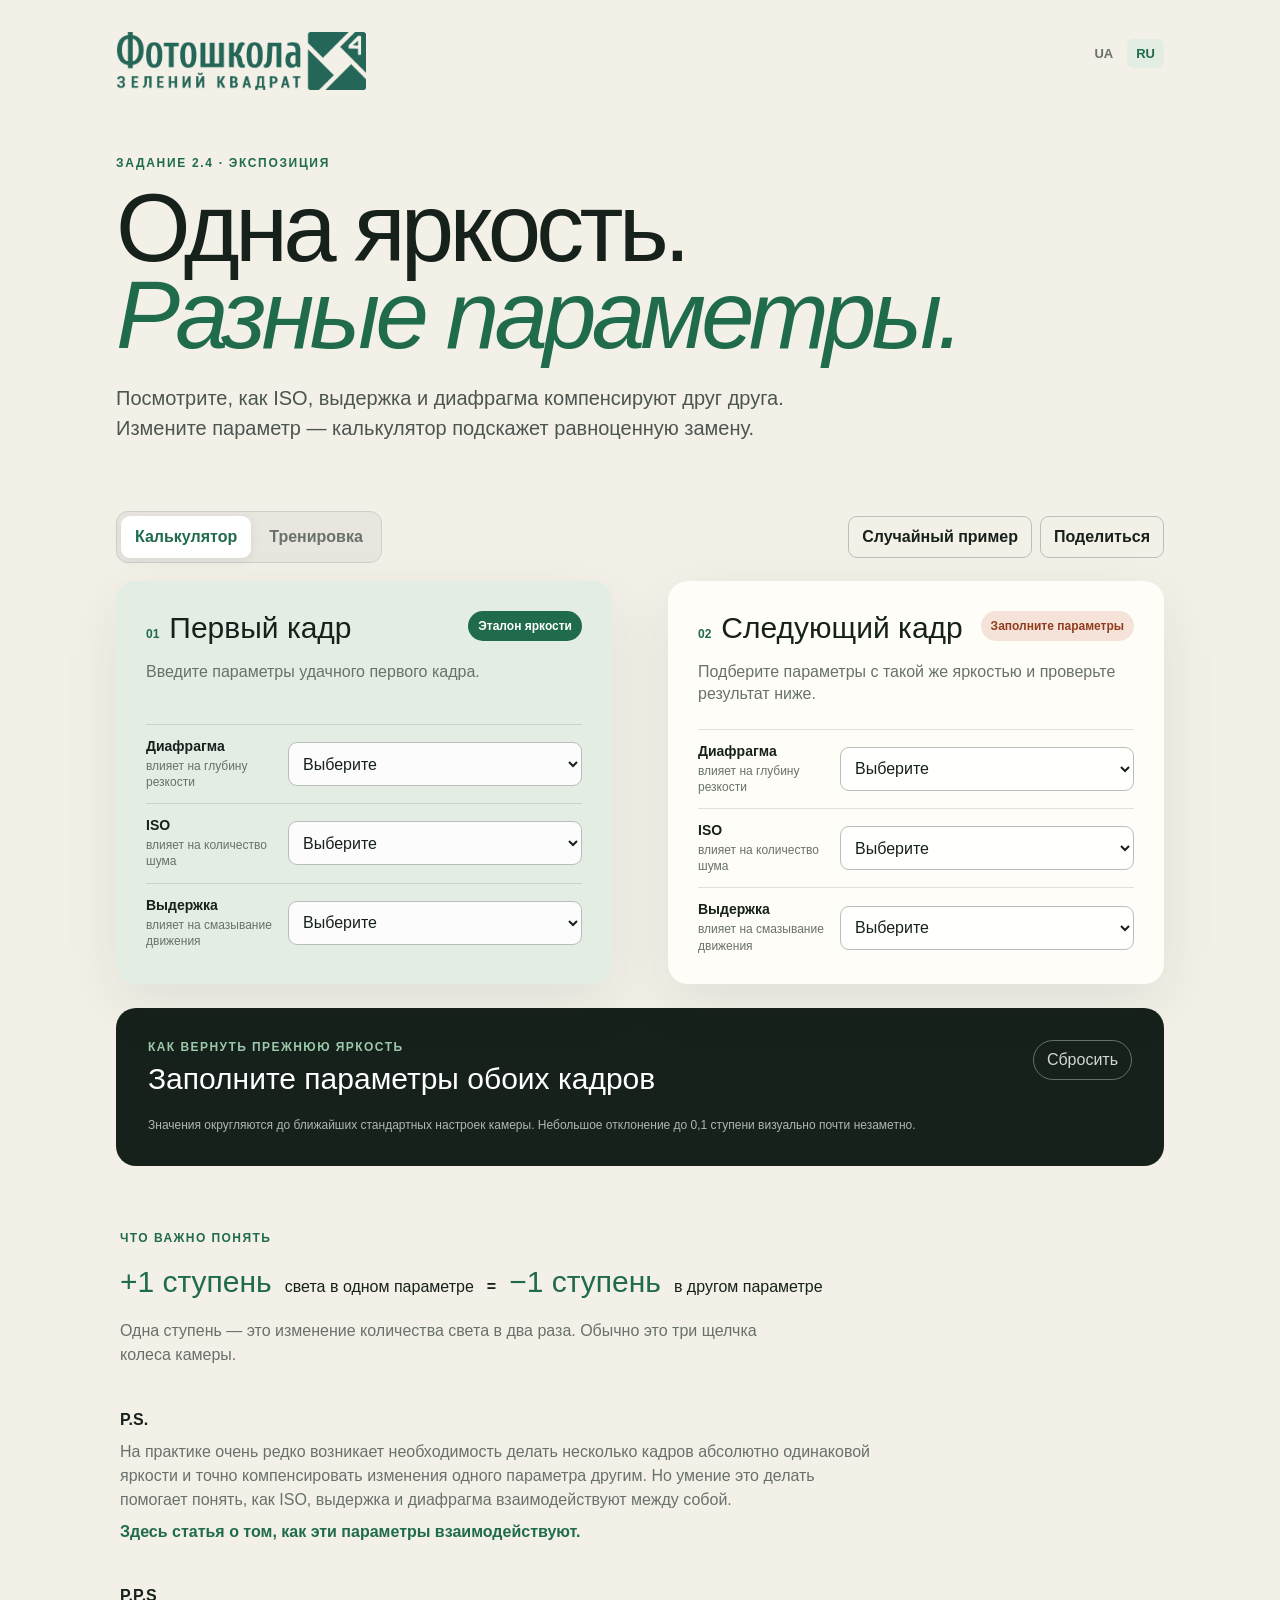
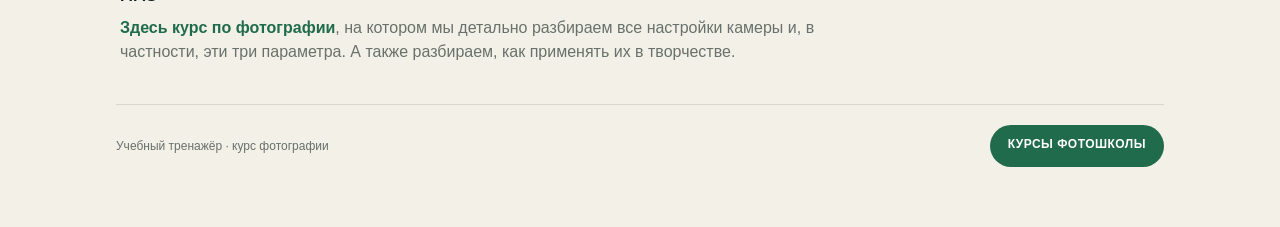
<file: index.html>
<!doctype html>
<html lang="ru">
  <head>
    <meta charset="utf-8" />
    <meta name="viewport" content="width=device-width, initial-scale=1" />
    <title>Тренажёр экспозиции: диафрагма, ISO и выдержка</title>
    <meta
      name="description"
      content="Интерактивный тренажёр экспозиции: подберите равноценные сочетания диафрагмы, ISO и выдержки с одинаковой яркостью."
    />
    <meta name="robots" content="index,follow" />
    <link rel="canonical" href="https://green4.photo/exposure-triangle-trainer/" />
    <link rel="alternate" hreflang="ru" href="https://green4.photo/exposure-triangle-trainer/" />
    <link rel="alternate" hreflang="uk" href="https://green4.photo/exposure-triangle-trainer/uk/" />
    <link rel="alternate" hreflang="x-default" href="https://green4.photo/exposure-triangle-trainer/" />
    <link rel="icon" href="./assets/images/favicon-32.jpg" type="image/jpeg" sizes="32x32" />
    <link rel="icon" href="./assets/images/favicon-192.jpg" type="image/jpeg" sizes="192x192" />
    <link rel="apple-touch-icon" href="./assets/images/apple-touch-icon.jpg" sizes="180x180" />
    <link rel="stylesheet" href="./assets/css/style.css" />

    <meta property="og:type" content="website" />
    <meta property="og:title" content="Тренажёр экспозиции: диафрагма, ISO и выдержка" />
    <meta property="og:description" content="Подберите равноценные сочетания диафрагмы, ISO и выдержки с одинаковой яркостью." />
    <meta property="og:url" content="https://green4.photo/exposure-triangle-trainer/" />
    <meta property="og:image" content="https://green4.photo/exposure-triangle-trainer/assets/images/logo.png" />
    <meta property="og:image:width" content="1200" />
    <meta property="og:image:height" content="279" />
    <meta property="og:image:alt" content="Фотошкола «Зелёный квадрат»" />
    <meta property="og:locale" content="ru_UA" />
    <meta property="og:locale:alternate" content="uk_UA" />
    <meta property="og:site_name" content="Фотошкола «Зелёный квадрат»" />
    <meta name="twitter:card" content="summary" />
    <meta name="twitter:title" content="Тренажёр экспозиции: диафрагма, ISO и выдержка" />
    <meta name="twitter:description" content="Подберите равноценные сочетания диафрагмы, ISO и выдержки с одинаковой яркостью." />
    <meta name="twitter:image" content="https://green4.photo/exposure-triangle-trainer/assets/images/logo.png" />

    <script type="application/ld+json">
      {
        "@context": "https://schema.org",
        "@type": "WebApplication",
        "name": "Тренажёр экспозиции: диафрагма, ISO и выдержка",
        "description": "Интерактивный тренажёр экспозиции: подберите равноценные сочетания диафрагмы, ISO и выдержки с одинаковой яркостью.",
        "url": "https://green4.photo/exposure-triangle-trainer/",
        "image": "https://green4.photo/exposure-triangle-trainer/assets/images/logo.png",
        "applicationCategory": "EducationalApplication",
        "browserRequirements": "Requires JavaScript",
        "operatingSystem": "Any",
        "inLanguage": "ru",
        "isAccessibleForFree": true
      }
    </script>
  </head>
  <body>
    <noscript>
      <p class="noscript">Для работы тренажёра нужен JavaScript. Включите его в настройках браузера и перезагрузите страницу.</p>
    </noscript>
    <main>
      <header class="hero">
        <div class="topbar">
          <a class="brand" href="https://green4.photo/" aria-label="Фотошкола «Зелёный квадрат»">
            <img
              src="./assets/images/logo.png"
              width="1200"
              height="279"
              alt="Фотошкола «Зелёный квадрат»"
            />
          </a>
          <nav class="languages" aria-label="Выбор языка">
            <a href="./uk/" hreflang="uk" lang="uk">UA</a>
            <a class="active" href="./" hreflang="ru" lang="ru" aria-current="page">RU</a>
          </nav>
        </div>
        <div class="eyebrow">Задание 2.4 · Экспозиция</div>
        <h1>Одна яркость.<br /><em>Разные параметры.</em></h1>
        <p class="lead">
          Посмотрите, как ISO, выдержка и диафрагма компенсируют друг друга.
          Измените параметр — калькулятор подскажет равноценную замену.
        </p>
      </header>

      <section class="tool-panel" aria-label="Режим и действия">
        <div class="mode-switch" role="group" aria-label="Режим работы">
          <button class="mode-button" id="mode-calculator" type="button" aria-pressed="true">Калькулятор</button>
          <button class="mode-button" id="mode-training" type="button" aria-pressed="false">Тренировка</button>
        </div>
        <div class="utility-actions">
          <button class="utility-button" id="random" type="button">Случайный пример</button>
          <div class="share-wrap">
            <button class="utility-button" id="share" type="button">Поделиться</button>
            <span class="share-status" id="share-status" role="status" hidden></span>
          </div>
        </div>
      </section>

      <section class="training-brief" id="training-brief" aria-labelledby="training-title" hidden>
        <div>
          <strong id="training-title">Задание</strong>
          <p id="training-instruction"></p>
        </div>
        <div class="score" aria-label="Результат тренировки">
          <span><strong id="score-total">0</strong><small>решено</small></span>
          <span><strong id="score-streak">0</strong><small>серия</small></span>
        </div>
      </section>

      <section class="workspace" aria-label="Сравнение параметров двух кадров">
        <article class="card ref" aria-labelledby="reference-title">
          <div class="head">
            <div><span class="num">01</span><h2 id="reference-title">Первый кадр</h2></div>
            <span class="status refstatus">Эталон яркости</span>
          </div>
          <p id="reference-description">Введите параметры удачного первого кадра.</p>
          <div class="fields" id="ref"></div>
        </article>
        <div class="bridge" aria-hidden="true"></div>
        <article class="card" aria-labelledby="next-title">
          <div class="head">
            <div><span class="num">02</span><h2 id="next-title">Следующий кадр</h2></div>
            <span class="status" id="status" aria-live="polite"></span>
          </div>
          <p id="next-description">Подберите параметры с такой же яркостью и проверьте результат ниже.</p>
          <div class="fields" id="next"></div>
        </article>
      </section>

      <section class="answer" aria-labelledby="title">
        <div class="answer-top">
          <div>
            <span class="kicker" id="answer-kicker">Как вернуть прежнюю яркость</span>
            <h2 id="title"></h2>
          </div>
          <div class="answer-actions">
            <button class="primary-button" id="check" type="button" hidden>Проверить</button>
            <button class="reset" id="reset" type="button">Сбросить</button>
          </div>
        </div>
        <div id="result" aria-live="polite"></div>
        <p class="note" id="answer-note">
          Значения округляются до ближайших стандартных настроек камеры.
          Небольшое отклонение до 0,1 ступени визуально почти незаметно.
        </p>
      </section>

      <section class="lesson" aria-labelledby="lesson-title">
        <span class="kicker green" id="lesson-title">Что важно понять</span>
        <div class="equation">
          <strong>+1 ступень</strong><span>света в одном параметре</span><b>=</b>
          <strong>−1 ступень</strong><span>в другом параметре</span>
        </div>
        <p>Одна ступень — это изменение количества света в два раза. Обычно это три щелчка колеса камеры.</p>
      </section>

      <section class="postscript" aria-labelledby="postscript-title">
        <h2 id="postscript-title">P.S.</h2>
        <p>
          На практике очень редко возникает необходимость делать несколько кадров абсолютно одинаковой яркости и
          точно компенсировать изменения одного параметра другим. Но умение это делать помогает понять, как ISO,
          выдержка и диафрагма взаимодействуют между собой.
        </p>
        <p>
          <a href="https://green4.photo/foto-oborudovanie/kak-nastroit-diafragmu-vyderzhku-iso/">Здесь статья о том, как эти параметры взаимодействуют.</a>
        </p>
      </section>

      <section class="postscript" aria-labelledby="post-postscript-title">
        <h2 id="post-postscript-title">P.P.S</h2>
        <p>
          <a href="https://green4.photo/photo_courses/start_online/">Здесь курс по фотографии</a>, на котором мы
          детально разбираем все настройки камеры и, в частности, эти три параметра. А также разбираем, как применять
          их в творчестве.
        </p>
      </section>

      <footer>
        <span>Учебный тренажёр · курс фотографии</span>
        <a class="courses" href="https://green4.photo/online/">КУРСЫ ФОТОШКОЛЫ</a>
      </footer>
    </main>
    <script src="./assets/js/trainer.js" defer></script>
  </body>
</html>
</file>
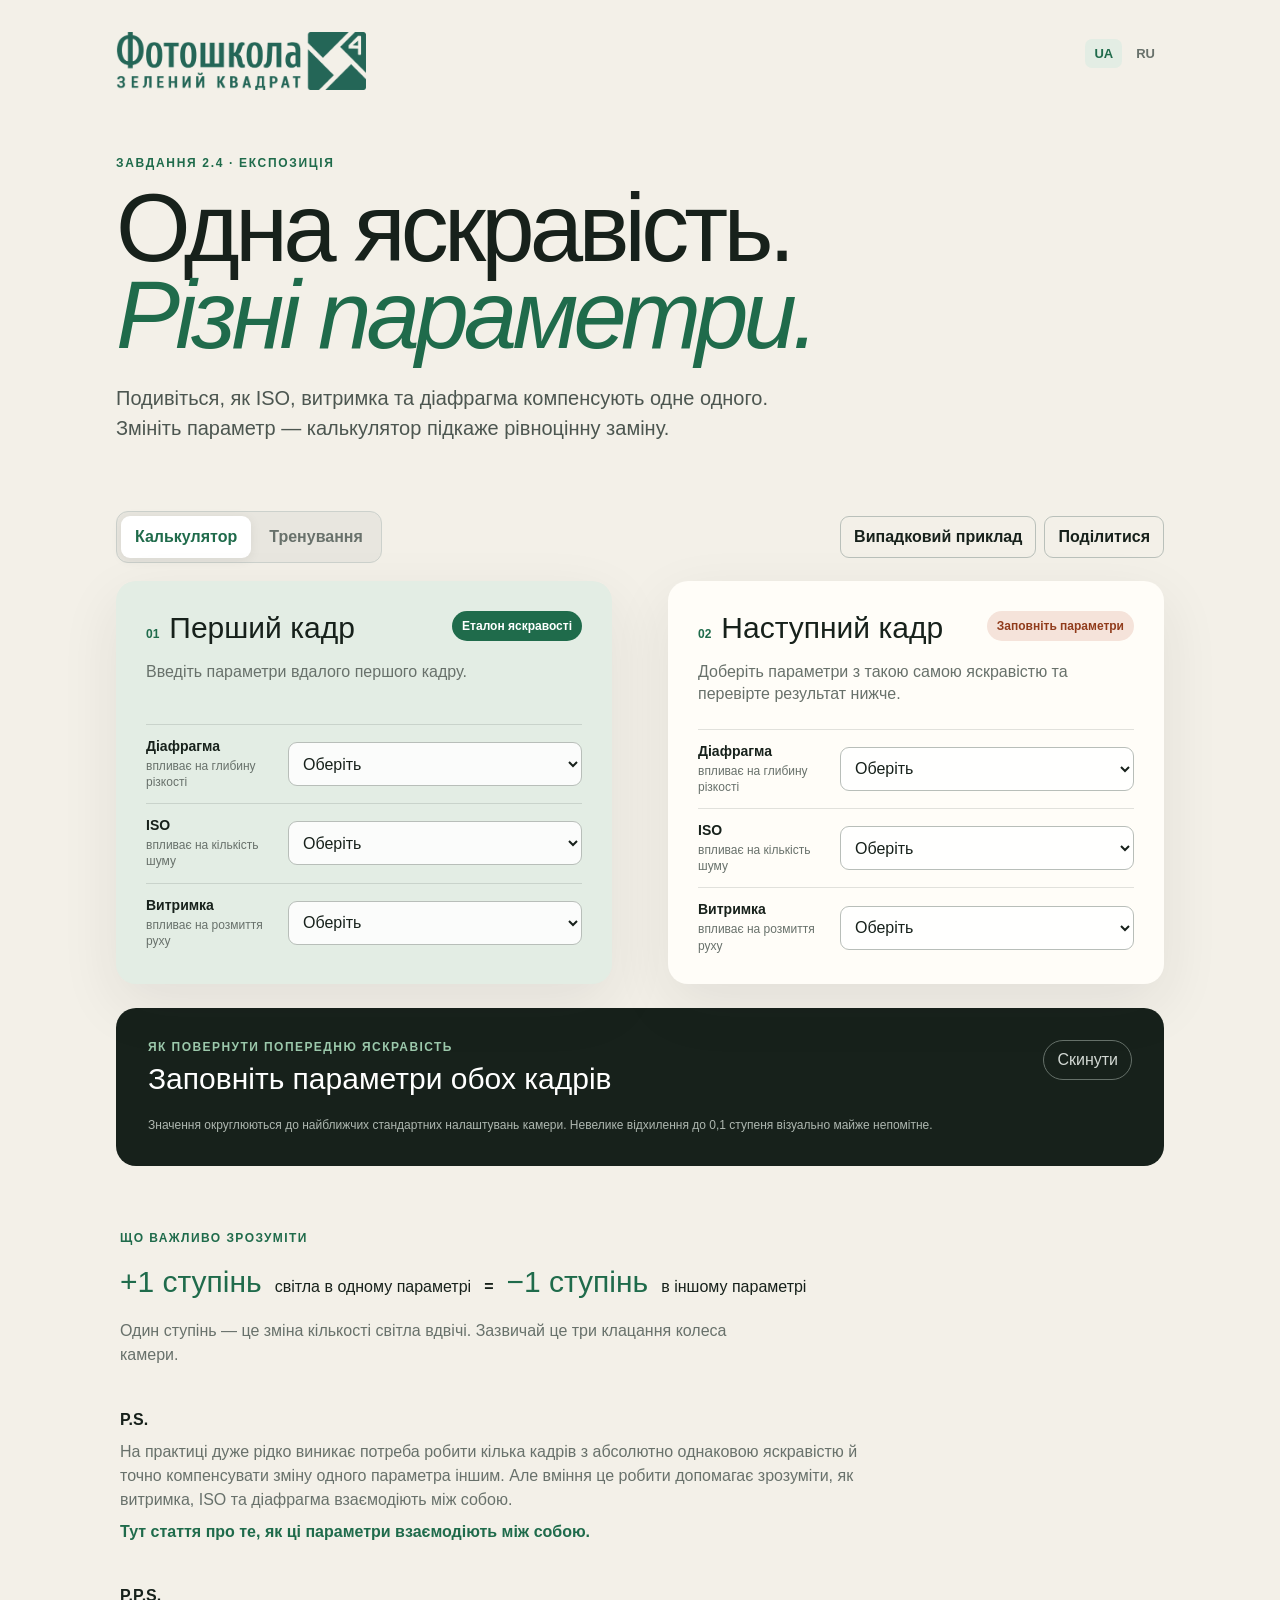
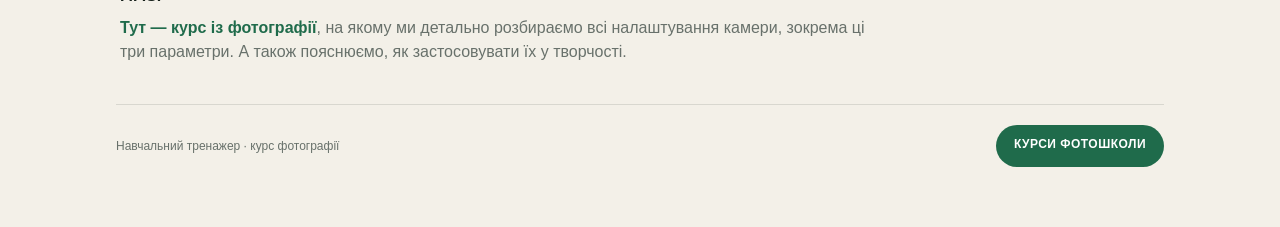
<file: uk/index.html>
<!doctype html>
<html lang="uk">
  <head>
    <meta charset="utf-8" />
    <meta name="viewport" content="width=device-width, initial-scale=1" />
    <title>Тренажер експозиції: діафрагма, ISO та витримка</title>
    <meta
      name="description"
      content="Інтерактивний тренажер експозиції: доберіть рівноцінні поєднання діафрагми, ISO та витримки з однаковою яскравістю."
    />
    <meta name="robots" content="index,follow" />
    <link
      rel="canonical"
      href="https://green4.photo/exposure-triangle-trainer/uk/"
    />
    <link
      rel="alternate"
      hreflang="ru"
      href="https://green4.photo/exposure-triangle-trainer/"
    />
    <link
      rel="alternate"
      hreflang="uk"
      href="https://green4.photo/exposure-triangle-trainer/uk/"
    />
    <link
      rel="alternate"
      hreflang="x-default"
      href="https://green4.photo/exposure-triangle-trainer/"
    />
    <link
      rel="icon"
      href="../assets/images/favicon-32.jpg"
      type="image/jpeg"
      sizes="32x32"
    />
    <link
      rel="icon"
      href="../assets/images/favicon-192.jpg"
      type="image/jpeg"
      sizes="192x192"
    />
    <link
      rel="apple-touch-icon"
      href="../assets/images/apple-touch-icon.jpg"
      sizes="180x180"
    />
    <link rel="stylesheet" href="../assets/css/style.css" />

    <meta property="og:type" content="website" />
    <meta
      property="og:title"
      content="Тренажер експозиції: діафрагма, ISO та витримка"
    />
    <meta
      property="og:description"
      content="Доберіть рівноцінні поєднання діафрагми, ISO та витримки з однаковою яскравістю."
    />
    <meta
      property="og:url"
      content="https://green4.photo/exposure-triangle-trainer/uk/"
    />
    <meta
      property="og:image"
      content="https://green4.photo/exposure-triangle-trainer/assets/images/logo.png"
    />
    <meta property="og:image:width" content="1200" />
    <meta property="og:image:height" content="279" />
    <meta property="og:image:alt" content="Фотошкола «Зелений квадрат»" />
    <meta property="og:locale" content="uk_UA" />
    <meta property="og:locale:alternate" content="ru_UA" />
    <meta property="og:site_name" content="Фотошкола «Зелений квадрат»" />
    <meta name="twitter:card" content="summary" />
    <meta
      name="twitter:title"
      content="Тренажер експозиції: діафрагма, ISO та витримка"
    />
    <meta
      name="twitter:description"
      content="Доберіть рівноцінні поєднання діафрагми, ISO та витримки з однаковою яскравістю."
    />
    <meta
      name="twitter:image"
      content="https://green4.photo/exposure-triangle-trainer/assets/images/logo.png"
    />

    <script type="application/ld+json">
      {
        "@context": "https://schema.org",
        "@type": "WebApplication",
        "name": "Тренажер експозиції: діафрагма, ISO та витримка",
        "description": "Інтерактивний тренажер експозиції: доберіть рівноцінні поєднання діафрагми, ISO та витримки з однаковою яскравістю.",
        "url": "https://green4.photo/exposure-triangle-trainer/uk/",
        "image": "https://green4.photo/exposure-triangle-trainer/assets/images/logo.png",
        "applicationCategory": "EducationalApplication",
        "browserRequirements": "Requires JavaScript",
        "operatingSystem": "Any",
        "inLanguage": "uk",
        "isAccessibleForFree": true
      }
    </script>
  </head>
  <body>
    <noscript>
      <p class="noscript">
        Для роботи тренажера потрібен JavaScript. Увімкніть його в налаштуваннях
        браузера та перезавантажте сторінку.
      </p>
    </noscript>
    <main>
      <header class="hero">
        <div class="topbar">
          <a
            class="brand"
            href="https://green4.photo/uk/"
            aria-label="Фотошкола «Зелений квадрат»"
          >
            <img
              src="../assets/images/logo.png"
              width="1200"
              height="279"
              alt="Фотошкола «Зелений квадрат»"
            />
          </a>
          <nav class="languages" aria-label="Вибір мови">
            <a
              class="active"
              href="./"
              hreflang="uk"
              lang="uk"
              aria-current="page"
              >UA</a
            >
            <a href="../" hreflang="ru" lang="ru">RU</a>
          </nav>
        </div>
        <div class="eyebrow">Завдання 2.4 · Експозиція</div>
        <h1>Одна яскравість.<br /><em>Різні параметри.</em></h1>
        <p class="lead">
          Подивіться, як ISO, витримка та діафрагма компенсують одне одного.
          Змініть параметр — калькулятор підкаже рівноцінну заміну.
        </p>
      </header>

      <section class="tool-panel" aria-label="Режим і дії">
        <div class="mode-switch" role="group" aria-label="Режим роботи">
          <button
            class="mode-button"
            id="mode-calculator"
            type="button"
            aria-pressed="true"
          >
            Калькулятор
          </button>
          <button
            class="mode-button"
            id="mode-training"
            type="button"
            aria-pressed="false"
          >
            Тренування
          </button>
        </div>
        <div class="utility-actions">
          <button class="utility-button" id="random" type="button">
            Випадковий приклад
          </button>
          <div class="share-wrap">
            <button class="utility-button" id="share" type="button">
              Поділитися
            </button>
            <span
              class="share-status"
              id="share-status"
              role="status"
              hidden
            ></span>
          </div>
        </div>
      </section>

      <section
        class="training-brief"
        id="training-brief"
        aria-labelledby="training-title"
        hidden
      >
        <div>
          <strong id="training-title">Завдання</strong>
          <p id="training-instruction"></p>
        </div>
        <div class="score" aria-label="Результат тренування">
          <span
            ><strong id="score-total">0</strong><small>розв’язано</small></span
          >
          <span><strong id="score-streak">0</strong><small>серія</small></span>
        </div>
      </section>

      <section class="workspace" aria-label="Порівняння параметрів двох кадрів">
        <article class="card ref" aria-labelledby="reference-title">
          <div class="head">
            <div>
              <span class="num">01</span>
              <h2 id="reference-title">Перший кадр</h2>
            </div>
            <span class="status refstatus">Еталон яскравості</span>
          </div>
          <p id="reference-description">
            Введіть параметри вдалого першого кадру.
          </p>
          <div class="fields" id="ref"></div>
        </article>
        <div class="bridge" aria-hidden="true"></div>
        <article class="card" aria-labelledby="next-title">
          <div class="head">
            <div>
              <span class="num">02</span>
              <h2 id="next-title">Наступний кадр</h2>
            </div>
            <span class="status" id="status" aria-live="polite"></span>
          </div>
          <p id="next-description">
            Доберіть параметри з такою самою яскравістю та перевірте результат
            нижче.
          </p>
          <div class="fields" id="next"></div>
        </article>
      </section>

      <section class="answer" aria-labelledby="title">
        <div class="answer-top">
          <div>
            <span class="kicker" id="answer-kicker"
              >Як повернути попередню яскравість</span
            >
            <h2 id="title"></h2>
          </div>
          <div class="answer-actions">
            <button class="primary-button" id="check" type="button" hidden>
              Перевірити
            </button>
            <button class="reset" id="reset" type="button">Скинути</button>
          </div>
        </div>
        <div id="result" aria-live="polite"></div>
        <p class="note" id="answer-note">
          Значення округлюються до найближчих стандартних налаштувань камери.
          Невелике відхилення до 0,1 ступеня візуально майже непомітне.
        </p>
      </section>

      <section class="lesson" aria-labelledby="lesson-title">
        <span class="kicker green" id="lesson-title">Що важливо зрозуміти</span>
        <div class="equation">
          <strong>+1 ступінь</strong><span>світла в одному параметрі</span
          ><b>=</b> <strong>−1 ступінь</strong><span>в іншому параметрі</span>
        </div>
        <p>
          Один ступінь — це зміна кількості світла вдвічі. Зазвичай це три
          клацання колеса камери.
        </p>
      </section>

      <section class="postscript" aria-labelledby="postscript-title">
        <h2 id="postscript-title">P.S.</h2>
        <p>
          На практиці дуже рідко виникає потреба робити кілька кадрів з
          абсолютно однаковою яскравістю й точно компенсувати зміну одного
          параметра іншим. Але вміння це робити допомагає зрозуміти, як
          витримка, ISO та діафрагма взаємодіють між собою.
        </p>
        <p>
          <a
            href="https://green4.photo/uk/foto-oborudovanie/kak-nastroit-diafragmu-vyderzhku-iso/"
            >Тут стаття про те, як ці параметри взаємодіють між собою.</a
          >
        </p>
      </section>

      <section class="postscript" aria-labelledby="post-postscript-title">
        <h2 id="post-postscript-title">P.P.S.</h2>
        <p>
          <a href="https://green4.photo/uk/photo_courses/start_online/"
            >Тут — курс із фотографії</a
          >, на якому ми детально розбираємо всі налаштування камери, зокрема ці
          три параметри. А також пояснюємо, як застосовувати їх у творчості.
        </p>
      </section>

      <footer>
        <span>Навчальний тренажер · курс фотографії</span>
        <a class="courses" href="https://green4.photo/uk/online/"
          >КУРСИ ФОТОШКОЛИ</a
        >
      </footer>
    </main>
    <script src="../assets/js/trainer.js" defer></script>
  </body>
</html>
</file>
<file: assets/css/style.css>
:root {
  --ink: #17211b;
  --muted: #68716b;
  --paper: #f3f0e8;
  --card: #fffdf8;
  --green: #1f6b4b;
  --green-dark: #18563c;
  --orange: #d96f3d;
  --focus: #f2a65a;
}

* {
  box-sizing: border-box;
}

[hidden] {
  display: none !important;
}

html {
  scroll-behavior: smooth;
}

body {
  margin: 0;
  background: var(--paper);
  color: var(--ink);
  font-family: Arial, Helvetica, sans-serif;
}

button,
select {
  font: inherit;
}

button,
a,
select {
  -webkit-tap-highlight-color: transparent;
}

main {
  max-width: 1120px;
  margin: auto;
  padding: 32px 36px 60px;
}

.topbar {
  display: flex;
  align-items: flex-start;
  justify-content: space-between;
  gap: 24px;
}

.brand {
  display: inline-block;
  width: min(250px, 55vw);
  text-decoration: none;
}

.brand img {
  display: block;
  width: 100%;
  height: auto;
}

.languages {
  display: flex;
  align-items: center;
  gap: 5px;
  margin-top: 7px;
}

.languages a {
  padding: 7px 9px;
  border-radius: 7px;
  color: var(--muted);
  font-size: 13px;
  font-weight: 700;
  text-decoration: none;
}

.languages a.active {
  background: #e3ede4;
  color: var(--green);
}

.languages a:hover {
  color: var(--green);
  text-decoration: underline;
  text-decoration-thickness: 2px;
  text-underline-offset: 5px;
}

.hero {
  padding: 0 0 48px;
}

.eyebrow {
  margin-top: 66px;
  color: var(--green);
  font-size: 12px;
  font-weight: 700;
  letter-spacing: 0.14em;
  text-transform: uppercase;
}

h1 {
  margin: 15px 0 25px;
  font-size: clamp(52px, 8vw, 96px);
  font-weight: 400;
  line-height: 0.9;
  letter-spacing: -0.05em;
}

h1 em {
  color: var(--green);
  font-weight: 400;
}

.lead {
  max-width: 670px;
  color: #4c5650;
  font-size: 20px;
  line-height: 1.5;
}

.tool-panel {
  display: flex;
  align-items: center;
  justify-content: space-between;
  gap: 20px;
  margin-bottom: 18px;
}

.mode-switch {
  display: inline-flex;
  gap: 4px;
  padding: 4px;
  border: 1px solid #ccd1cc;
  border-radius: 12px;
  background: #e8e6df;
}

.mode-button,
.utility-button,
.primary-button {
  min-height: 42px;
  border-radius: 9px;
  font-weight: 700;
  cursor: pointer;
}

.mode-button {
  padding: 9px 14px;
  border: 0;
  background: transparent;
  color: var(--muted);
}

.mode-button[aria-pressed="true"] {
  background: #fff;
  color: var(--green);
  box-shadow: 0 2px 12px #17211b12;
}

.utility-actions,
.answer-actions {
  display: flex;
  align-items: center;
  gap: 8px;
}

.utility-button {
  padding: 9px 13px;
  border: 1px solid #b9c0ba;
  background: transparent;
  color: var(--ink);
}

.utility-button:hover {
  border-color: var(--green);
  color: var(--green);
}

.share-wrap {
  position: relative;
}

.share-status {
  position: absolute;
  right: 0;
  bottom: calc(100% + 7px);
  width: max-content;
  max-width: 240px;
  padding: 7px 9px;
  border-radius: 7px;
  background: var(--ink);
  color: #fff;
  font-size: 12px;
}

.training-brief {
  display: grid;
  grid-template-columns: 1fr auto;
  gap: 18px;
  margin-bottom: 18px;
  padding: 18px 20px;
  border: 1px solid #b9d0c0;
  border-radius: 14px;
  background: #e3ede4;
}

.training-brief p {
  margin: 5px 0 0;
  color: #3f5146;
  line-height: 1.45;
}

.score {
  display: flex;
  align-items: center;
  gap: 16px;
  color: var(--green);
  white-space: nowrap;
}

.score span {
  display: grid;
  gap: 2px;
  text-align: center;
}

.score strong {
  font-size: 22px;
}

.score small {
  color: var(--muted);
  font-size: 11px;
}

.workspace {
  display: grid;
  grid-template-columns: 1fr 56px 1fr;
}

.card {
  padding: 30px;
  border-radius: 20px;
  background: var(--card);
  box-shadow: 0 20px 60px #202a2415;
}

.card.ref {
  background: #e3ede4;
}

.head {
  display: flex;
  align-items: flex-start;
  justify-content: space-between;
  gap: 12px;
}

.head > div {
  display: flex;
  align-items: baseline;
  gap: 10px;
}

.num {
  color: var(--green);
  font-size: 12px;
  font-weight: 700;
}

.head h2,
.answer h2 {
  margin: 0;
  font-size: 30px;
  font-weight: 400;
}

.status {
  padding: 8px 10px;
  border-radius: 99px;
  background: #f5e3da;
  color: #913c1c;
  font-size: 12px;
  font-weight: 700;
  white-space: nowrap;
}

.status.ok,
.refstatus {
  background: var(--green);
  color: #fff;
}

.card > p {
  min-height: 40px;
  color: var(--muted);
  line-height: 1.4;
}

.fields {
  display: grid;
  gap: 13px;
  margin-top: 23px;
}

.field {
  display: grid;
  grid-template-columns: 130px 1fr;
  align-items: center;
  gap: 4px 12px;
  padding-top: 13px;
  border-top: 1px solid #17211b20;
}

.field b {
  font-size: 14px;
}

.field small {
  color: var(--muted);
  font-size: 12px;
  line-height: 1.35;
}

.field select {
  grid-row: span 2;
  min-height: 44px;
  padding: 10px;
  border: 1px solid #b8beb9;
  border-radius: 9px;
  background: #ffffffd9;
  color: var(--ink);
}

.field select:disabled {
  border-color: transparent;
  background: #dbe5dc;
  color: #35463b;
  opacity: 1;
  cursor: not-allowed;
}

.field.is-target b::after {
  content: " •";
  color: var(--orange);
}

.bridge {
  display: grid;
  place-items: center;
  color: var(--muted);
  font-size: 9px;
  letter-spacing: 0.1em;
  text-transform: uppercase;
}

.answer {
  margin-top: 24px;
  padding: 32px;
  border-radius: 20px;
  background: var(--ink);
  color: #fff;
}

.answer-top {
  display: flex;
  align-items: flex-start;
  justify-content: space-between;
  gap: 20px;
}

.kicker {
  display: block;
  margin-bottom: 8px;
  color: #9bc8ab;
  font-size: 12px;
  font-weight: 700;
  letter-spacing: 0.12em;
  text-transform: uppercase;
}

.kicker.green {
  color: var(--green);
}

.reset {
  min-height: 40px;
  padding: 8px 13px;
  border: 1px solid #657069;
  border-radius: 99px;
  background: transparent;
  color: #d2d8d3;
  cursor: pointer;
}

.reset:hover {
  border-color: #9bc8ab;
  color: #fff;
}

.primary-button {
  padding: 9px 15px;
  border: 1px solid #a9d4b7;
  background: #a9d4b7;
  color: #173821;
}

.primary-button:hover {
  background: #c0e1ca;
}

.hint-button {
  margin-top: 16px;
}

.training-feedback .hint-button {
  margin-left: 8px;
  color: #dbe3dd;
}

.training-feedback {
  margin-top: 22px;
  padding: 17px;
  border: 1px solid #465248;
  border-radius: 14px;
  background: #263129;
  color: #dbe3dd;
  line-height: 1.5;
}

.training-feedback strong {
  display: block;
  margin-bottom: 4px;
  color: #fff;
}

.suggestions {
  display: grid;
  grid-template-columns: repeat(3, 1fr);
  gap: 12px;
  margin-top: 24px;
}

.suggestion {
  padding: 17px;
  border: 1px solid #465248;
  border-radius: 14px;
  background: #263129;
  color: #fff;
  text-align: left;
  cursor: pointer;
}

.suggestion:hover {
  border-color: #9bc8ab;
}

.suggestion small {
  display: block;
  min-height: 31px;
  color: #bec6c0;
  font-size: 12px;
  line-height: 1.35;
}

.suggestion strong {
  display: block;
  margin: 12px 0;
  font-size: 27px;
  font-weight: 400;
}

.suggestion span {
  color: #a9d4b7;
  font-size: 12px;
}

.success {
  display: flex;
  align-items: center;
  gap: 15px;
  margin-top: 24px;
  padding: 18px;
  border: 1px solid #4a7056;
  border-radius: 14px;
  background: #263d2f;
}

.success i {
  display: grid;
  flex: 0 0 40px;
  place-items: center;
  width: 40px;
  height: 40px;
  border-radius: 50%;
  background: #a9d4b7;
  color: #173821;
  font-size: 21px;
  font-style: normal;
}

.success p {
  margin: 4px 0;
  color: #cbd3cd;
}

.note {
  margin: 20px 0 0;
  color: #aeb7b0;
  font-size: 12px;
  line-height: 1.5;
}

.lesson {
  padding: 65px 4px 25px;
}

.equation {
  display: flex;
  flex-wrap: wrap;
  align-items: baseline;
  gap: 13px;
  margin: 20px 0;
}

.equation strong {
  color: var(--green);
  font-size: 30px;
  font-weight: 400;
}

.lesson p {
  max-width: 650px;
  color: var(--muted);
  line-height: 1.5;
}

.postscript {
  max-width: 760px;
  padding: 0 4px 32px;
  color: var(--muted);
  line-height: 1.5;
}

.postscript h2 {
  margin: 0 0 8px;
  color: var(--ink);
  font-size: 16px;
}

.postscript p {
  margin: 0 0 8px;
}

.postscript a {
  background-image: linear-gradient(currentColor, currentColor);
  background-position: left bottom;
  background-repeat: no-repeat;
  background-size: 0 1px;
  color: var(--green);
  font-weight: 700;
  text-decoration: none;
  transition: background-size 200ms ease;
}

.postscript a:hover,
.postscript a:focus-visible {
  background-size: 100% 1px;
}

footer {
  display: flex;
  align-items: center;
  justify-content: space-between;
  gap: 20px;
  padding-top: 20px;
  border-top: 1px solid #d8d7cf;
  color: var(--muted);
  font-size: 12px;
}

.courses {
  display: inline-block;
  min-height: 42px;
  padding: 12px 18px;
  border-radius: 99px;
  background: var(--green);
  color: #fff;
  font-size: 12px;
  font-weight: 700;
  letter-spacing: 0.04em;
  text-decoration: none;
}

.courses:hover {
  background: var(--green-dark);
}

:where(a, button, select):focus-visible {
  outline: 3px solid var(--focus);
  outline-offset: 3px;
}

.noscript {
  max-width: 700px;
  margin: 20px auto;
  padding: 16px 20px;
  border: 1px solid #c77a54;
  border-radius: 12px;
  background: #fff4ed;
  color: #6f2e12;
  line-height: 1.5;
}

@media (max-width: 800px) {
  main {
    padding: 24px 18px 42px;
  }

  .workspace {
    grid-template-columns: 1fr;
    gap: 14px;
  }

  .bridge {
    height: 12px;
  }

  .suggestions {
    grid-template-columns: 1fr;
  }

  .suggestion small {
    min-height: 0;
  }

  .card,
  .answer {
    padding: 24px;
  }

  .tool-panel {
    align-items: stretch;
    flex-direction: column;
  }

  .mode-switch {
    display: grid;
    grid-template-columns: 1fr 1fr;
  }

  .utility-actions {
    justify-content: flex-end;
  }
}

@media (max-width: 470px) {
  .topbar {
    align-items: center;
  }

  .brand {
    width: min(200px, 58vw);
  }

  .languages {
    margin-top: 0;
  }

  .hero {
    padding-bottom: 36px;
  }

  .eyebrow {
    margin-top: 48px;
  }

  h1 {
    font-size: 48px;
  }

  .head {
    display: block;
  }

  .status {
    display: inline-block;
    margin-top: 12px;
    white-space: normal;
  }

  .field {
    grid-template-columns: 1fr;
  }

  .field select {
    grid-row: auto;
  }

  .answer-top {
    align-items: flex-start;
    flex-direction: column;
  }

  .answer-top h2 {
    font-size: 25px;
  }

  .answer-actions {
    width: 100%;
  }

  .answer-actions > button {
    flex: 1;
  }

  .training-brief {
    grid-template-columns: 1fr;
  }

  .score {
    justify-content: flex-start;
  }

  .utility-actions {
    display: grid;
    grid-template-columns: 1fr 1fr;
  }

  footer {
    align-items: flex-start;
    flex-direction: column;
  }

  .courses {
    width: 100%;
    text-align: center;
  }
}

@media (prefers-reduced-motion: reduce) {
  html {
    scroll-behavior: auto;
  }

  .postscript a {
    transition: none;
  }
}
</file>
